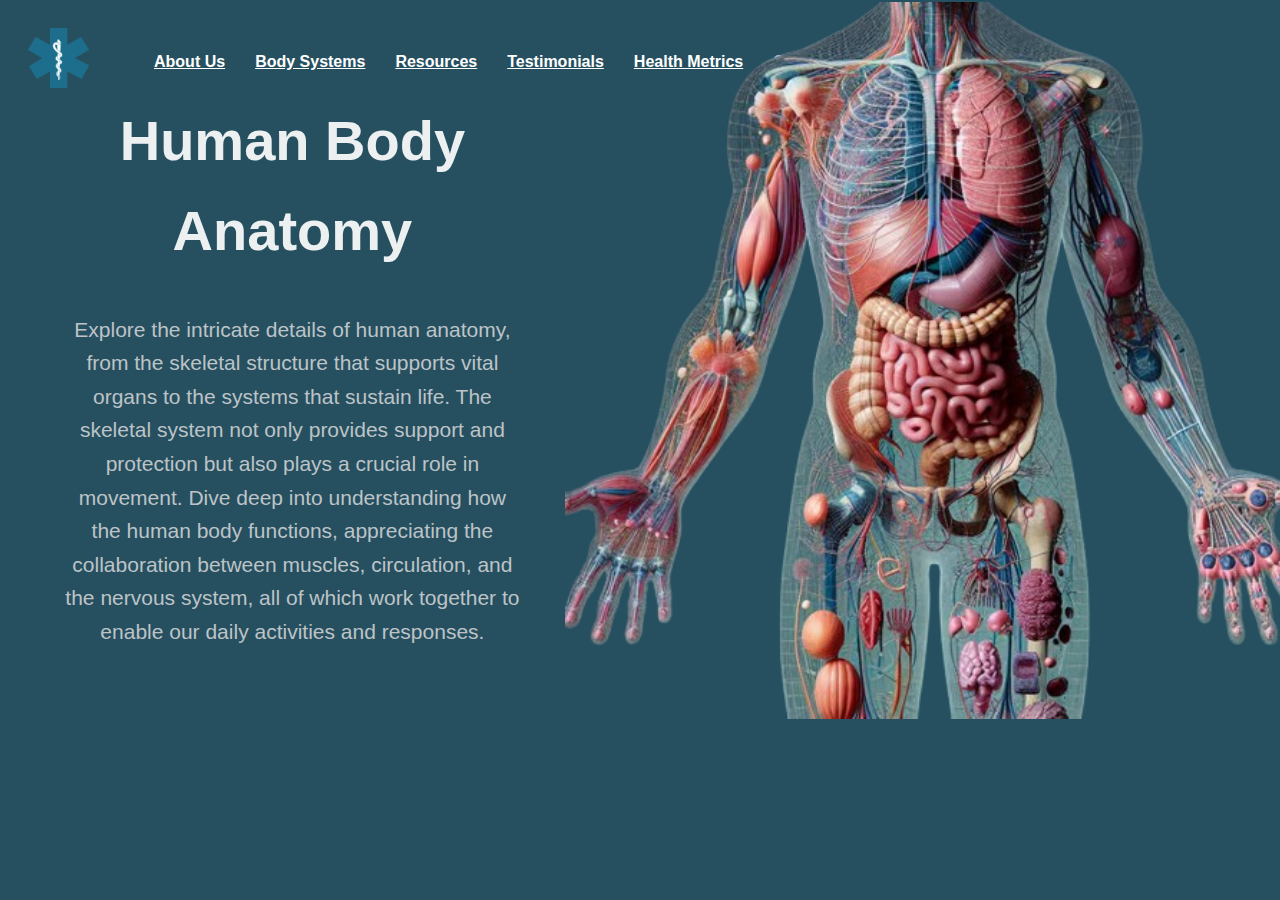
<file: HumanBody-101/index.html>
<!DOCTYPE html>
<html lang="en">
  <head>
    <meta charset="UTF-8" />
    <meta name="viewport" content="width=device-width, initial-scale=1.0" />
    <title>Human Body 101</title>
    <link rel="stylesheet" href="/HumanBody-101/styles/style.css" />
    <link rel="icon" href="/HumanBody-101/images/Human_Body_Project.png" />
  </head>
  <body>
    <nav>
      <div class="logo">
        <a href="/HumanBody-101/index.html">
          <img src="/HumanBody-101/images/Human_Body_Project.png" alt="Logo" />
        </a>
      </div>
      <ul class="nav-links">
        <li><a href="/HumanBody-101/aboutus/aboutus.html">About Us</a></li>
        <li><a href="/HumanBody-101/systems/systems.html">Body Systems</a></li>
        <li><a href="/HumanBody-101/resources/resources.html">Resources</a></li>
        <li>
          <a href="/HumanBody-101/testimonials/testimonials.html"
            >Testimonials</a
          >
        </li>
        <li>
          <a href="/HumanBody-101/calculationform/calculationform.html"
            >Health Metrics</a
          >
        </li>
        <li>
          <a href="/HumanBody-101/contactus/contactus.html">Contact Us</a>
        </li>
      </ul>
    </nav>
    <div class="container">
      <div class="content">
        <h1>Human Body Anatomy</h1>
        <p>
          Explore the intricate details of human anatomy, from the skeletal
          structure that supports vital organs to the systems that sustain life.
          The skeletal system not only provides support and protection but also
          plays a crucial role in movement. Dive deep into understanding how the
          human body functions, appreciating the collaboration between muscles,
          circulation, and the nervous system, all of which work together to
          enable our daily activities and responses.
        </p>
      </div>
      <div class="image-container">
        <img
          src="/HumanBody-101/images/HumanBody.png"
          alt="Human Body Anatomy"
        />
      </div>
    </div>
  </body>
</html>
</file>
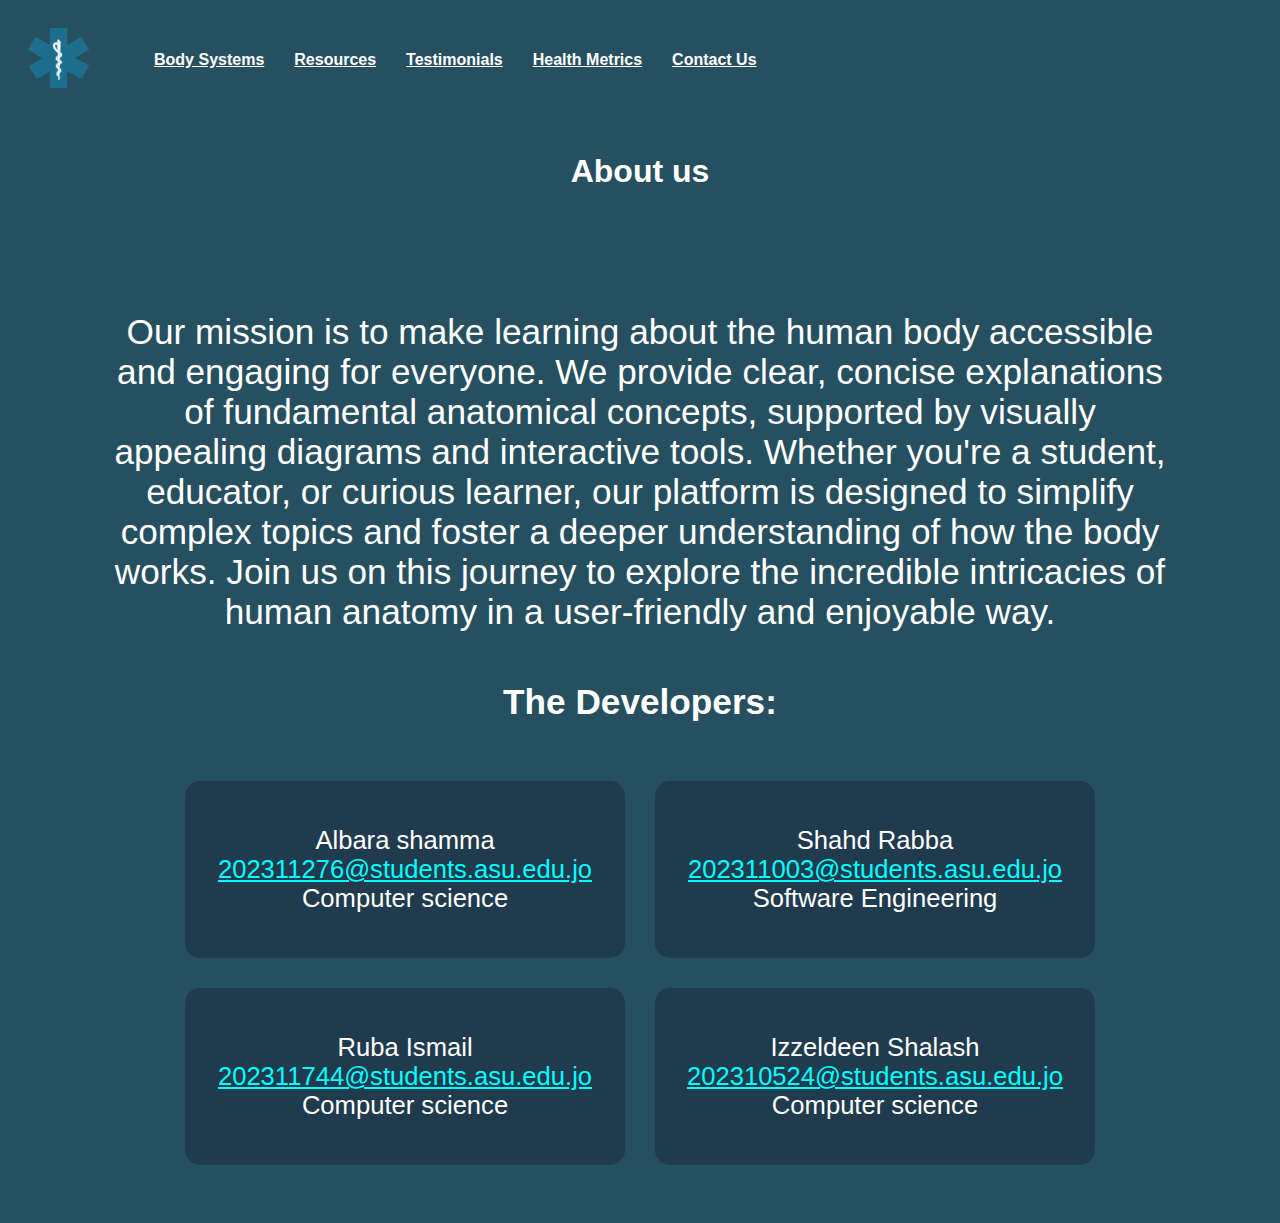
<file: HumanBody-101/aboutus/aboutus.html>
<!DOCTYPE html>
<html lang="en">
  <head>
    <meta charset="UTF-8" />
    <link rel="stylesheet" href="/HumanBody-101/aboutus/aboutus.css" />
    <title>About Us</title>
    <link rel="icon" href="/HumanBody-101/images/Human_Body_Project.png" />
  </head>

  <body>
    <nav>
      <div class="logo">
        <a href="/HumanBody-101/index.html">
          <img src="/HumanBody-101/images/Human_Body_Project.png" alt="Logo" />
        </a>
      </div>
      <ul class="nav-links">
        <li><a href="/HumanBody-101/systems/systems.html">Body Systems</a></li>
        <li><a href="/HumanBody-101/resources/resources.html">Resources</a></li>
        <li>
          <a href="/HumanBody-101/testimonials/testimonials.html"
            >Testimonials</a
          >
        </li>
        <li>
          <a href="/HumanBody-101/calculationform/calculationform.html"
            >Health Metrics</a
          >
        </li>
        <li>
          <a href="/HumanBody-101/contactus/contactus.html">Contact Us</a>
        </li>
      </ul>
    </nav>
    <header>
      <h1>About us</h1>
    </header>
    <div class="container">
      <div class="main">
        <p>
          Our mission is to make learning about the human body accessible and
          engaging for everyone. We provide clear, concise explanations of
          fundamental anatomical concepts, supported by visually appealing
          diagrams and interactive tools. Whether you're a student, educator, or
          curious learner, our platform is designed to simplify complex topics
          and foster a deeper understanding of how the body works. Join us on
          this journey to explore the incredible intricacies of human anatomy in
          a user-friendly and enjoyable way.
        </p>
        <h2 style="text-align: center; font-size: 2.2rem">The Developers:</h2>
      </div>

      <div class="us">
        <p>
          Albara shamma <br /><a
            href="mailto:202311276@students.asu.edu.jo"
            style="color: aqua"
          >
            202311276@students.asu.edu.jo</a
          >
          <br />
          Computer science
        </p>
      </div>
      <div class="us">
        <p>
          Shahd Rabba<br />
          <a href="mailto:202311003@students.asu.edu.jo" style="color: aqua"
            >202311003@students.asu.edu.jo</a
          >
          <br />
          Software Engineering
        </p>
      </div>
      <div class="us">
        <p>
          Ruba Ismail <br />
          <a href="mailto:202311744@students.asu.edu.jo" style="color: aqua"
            >202311744@students.asu.edu.jo</a
          >
          <br />
          Computer science
        </p>
      </div>
      <div class="us">
        <p>
          Izzeldeen Shalash<br />
          <a href="mailto:202310524@students.asu.edu.jo" style="color: aqua"
            >202310524@students.asu.edu.jo</a
          >
          <br />
          Computer science
        </p>
      </div>
    </div>
  </body>
</html>
</file>
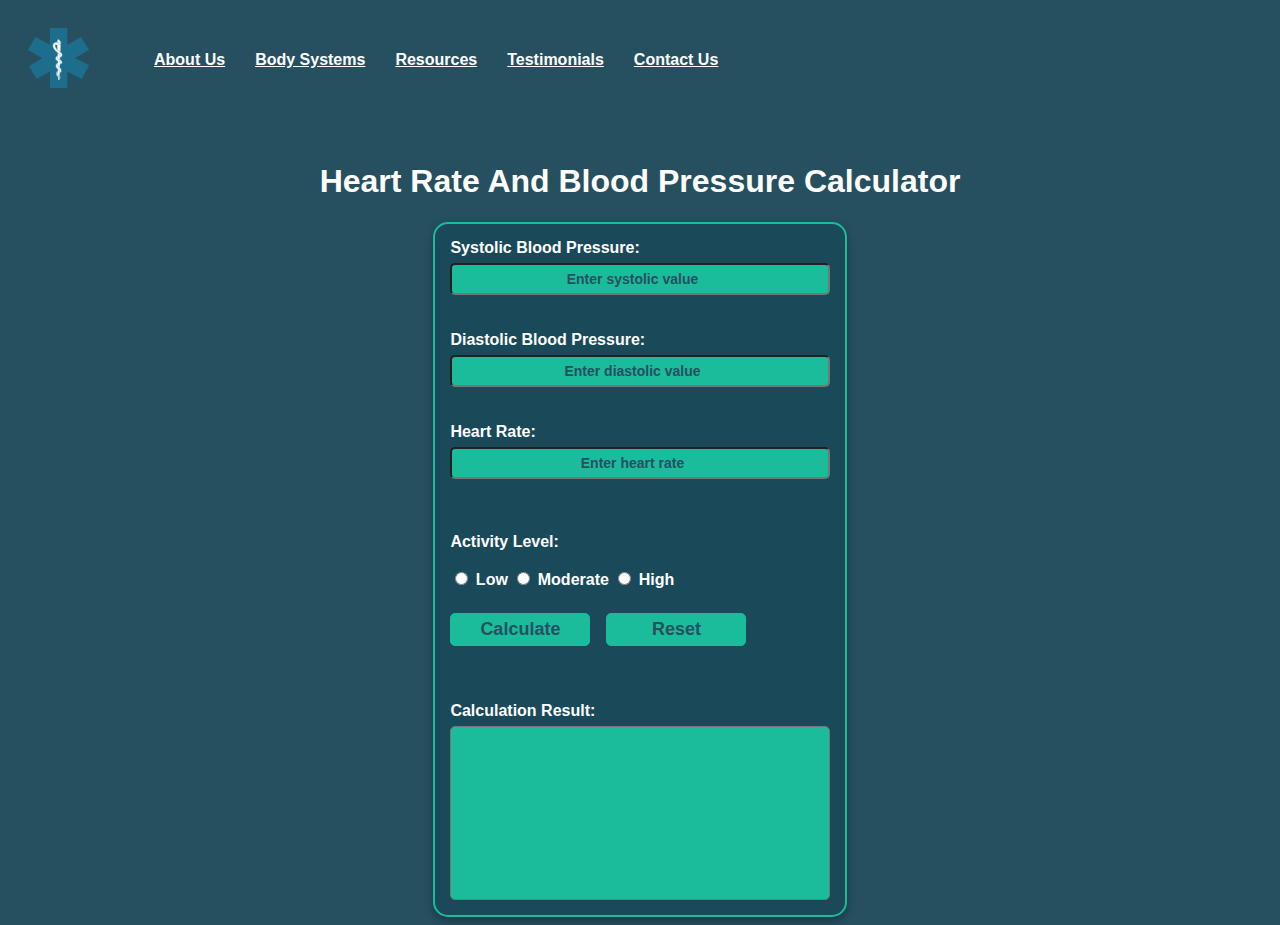
<file: HumanBody-101/calculationform/calculationform.html>
<!DOCTYPE html>
<html lang="en">
  <head>
    <meta charset="UTF-8" />
    <meta name="viewport" content="width=device-width, initial-scale=1.0" />
    <title>Heart Rate and Blood Pressure Calculator</title>
    <link
      rel="stylesheet"
      href="/HumanBody-101/calculationform/calculationform.css"
    />
    <style>
      .error {
        color: red;
      }
    </style>
  </head>
  <body>
    <nav>
      <div class="logo">
        <a href="/HumanBody-101/index.html">
          <img src="/HumanBody-101/images/Human_Body_Project.png" alt="Logo" />
        </a>
      </div>
      <ul class="nav-links">
        <li><a href="/HumanBody-101/aboutus/aboutus.html">About Us</a></li>
        <li><a href="/HumanBody-101/systems/systems.html">Body Systems</a></li>
        <li><a href="/HumanBody-101/resources/resources.html">Resources</a></li>
        <li>
          <a href="/HumanBody-101/testimonials/testimonials.html"
            >Testimonials</a
          >
        </li>
        <li>
          <a href="/HumanBody-101/contactus/contactus.html">Contact Us</a>
        </li>
      </ul>
    </nav>
    <header>
      <h1>Heart Rate And Blood Pressure Calculator</h1>
    </header>
    <div class="body-container">
      <form id="body">
        <label for="systolic">Systolic Blood Pressure:</label>
        <input
          type="number"
          class="st"
          id="systolic1"
          min="1"
          max="300"
          placeholder="Enter systolic value"
          required
        />
        <span id="systolic-error" class="error"></span><br />

        <label for="diastolic">Diastolic Blood Pressure:</label>
        <input
          type="number"
          class="st"
          id="diastolic1"
          min="1"
          max="200"
          placeholder="Enter diastolic value"
          required
        />
        <span id="diastolic-error" class="error"></span><br />

        <label for="heartRate">Heart Rate:</label>
        <input
          type="number"
          class="st"
          id="heartRate1"
          min="1"
          max="200"
          placeholder="Enter heart rate"
          required
        />
        <span id="heartRate-error" class="error"></span><br /><br />

        <div id="ra">
          <label>Activity Level:</label><br /><br />
          <input type="radio" id="low" name="activityLevel" value="Low" />
          <label for="low">Low</label>
          <input
            type="radio"
            id="moderate"
            name="activityLevel"
            value="Moderate"
          />
          <label for="moderate">Moderate</label>
          <input type="radio" id="high" name="activityLevel" value="High" />
          <label for="high">High</label><br /><br />
        </div>

        <div class="button-container">
          <button
            style="text-align: center; font-size: large; width: 140px"
            class="st"
            type="button"
            onclick="Calculate()"
          >
            Calculate
          </button>
          <button
            style="text-align: center; font-size: large; width: 140px"
            class="st"
            type="button"
            onclick="reset()"
          >
            Reset
          </button>
        </div>
        <br /><br />

        <label for="calculation">Calculation Result:</label>
        <textarea class="st" id="rr" rows="10" cols="30"></textarea>
      </form>
    </div>
    <script>
      function validateInput(value, min, max, errorElement, errorMessage) {
        if (value < min || value > max || isNaN(value)) {
          document.getElementById(errorElement).innerText = errorMessage;
          return false;
        } else {
          document.getElementById(errorElement).innerText = "";
          return true;
        }
      }

      var bpStatus;

      function Calculate() {
        var systolic = parseInt(document.getElementById("systolic1").value);
        var diastolic = parseInt(document.getElementById("diastolic1").value);
        var heartRate = parseInt(document.getElementById("heartRate1").value);

        var valid = true;

        valid &= validateInput(
          systolic,
          1,
          300,
          "systolic-error",
          "Enter a valid systolic value (1-300)."
        );
        valid &= validateInput(
          diastolic,
          1,
          200,
          "diastolic-error",
          "Enter a valid diastolic value (1-200)."
        );
        valid &= validateInput(
          heartRate,
          1,
          200,
          "heartRate-error",
          "Enter a valid heart rate (1-200)."
        );

        if (!valid) {
          return;
        }

        if (systolic <= 120 && diastolic <= 80) {
          bpStatus = "Normal";
        } else if (systolic >= 120 && systolic <= 129 && diastolic <= 80) {
          bpStatus = "Elevated";
        } else if (
          systolic >= 130 &&
          systolic <= 139 &&
          diastolic >= 80 &&
          diastolic <= 89
        ) {
          bpStatus = "High Blood Pressure (Hypertension) Stage 1";
        } else if (systolic >= 140 || diastolic >= 90) {
          bpStatus = "High Blood Pressure (Hypertension) Stage 2";
        } else {
          bpStatus = "Hypertensive Crisis";
        }

        var hrStatus;

        if (heartRate < 60) {
          hrStatus = "Bradycardia (Low Heart Rate)";
        } else if (heartRate >= 60 && heartRate <= 100) {
          hrStatus = "Normal Heart Rate";
        } else {
          hrStatus = "Tachycardia (High Heart Rate)";
        }

        var activityStatus = "Not Selected";
        if (document.getElementById("low").checked) {
          activityStatus = "Low";
        } else if (document.getElementById("moderate").checked) {
          activityStatus = "Moderate";
        } else if (document.getElementById("high").checked) {
          activityStatus = "High";
        }

        document.getElementById("rr").value =
          "Blood Pressure: " +
          systolic +
          "/" +
          diastolic +
          "\n" +
          "BP Status: " +
          bpStatus +
          "\n" +
          "Heart Rate Status: " +
          hrStatus +
          "\n" +
          "Activity Level: " +
          activityStatus;
      }

      function reset() {
        document.getElementById("body").reset();
        document.getElementById("rr").value = "";
        document.getElementById("systolic-error").innerText = "";
        document.getElementById("diastolic-error").innerText = "";
        document.getElementById("heartRate-error").innerText = "";
      }
    </script>
  </body>
</html>
</file>
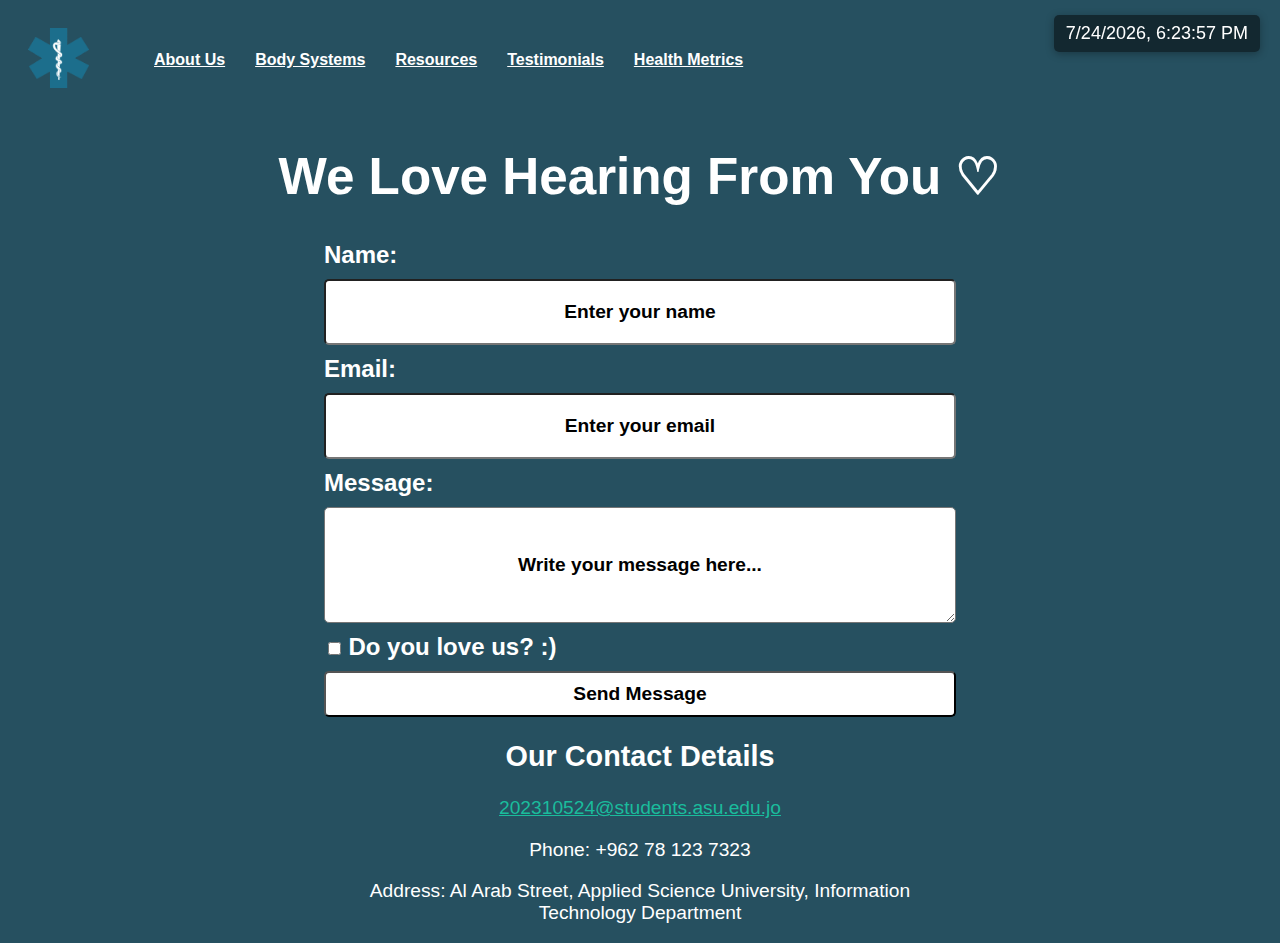
<file: HumanBody-101/contactus/contactus.html>
<!DOCTYPE html>
<html lang="en">
  <head>
    <meta charset="UTF-8" />
    <meta name="viewport" content="width=device-width, initial-scale=1.0" />
    <title>Contact Us</title>
    <link rel="stylesheet" href="/HumanBody-101/contactus/contactus.css" />
    <link rel="icon" href="/HumanBody-101/images/Human_Body_Project.png" />
    <style>
      #date-time {
        position: fixed;
        top: 15px;
        right: 20px;
        color: #fff;
        font-size: 18px;
        font-family: "Arial", sans-serif;
        background-color: rgba(0, 0, 0, 0.5);
        padding: 8px 12px;
        border-radius: 5px;
        box-shadow: 0 2px 8px rgba(0, 0, 0, 0.3);
        text-align: center;
      }
      .error {
        color: red;
        font-size: 14px;
        display: none;
      }
      .greeting {
        color: green;
        font-size: 16px;
        font-weight: bold;
        display: none;
      }
    </style>
  </head>
  <body>
    <nav>
      <div class="logo">
        <a href="/HumanBody-101/index.html">
          <img src="/HumanBody-101/images/Human_Body_Project.png" alt="Logo" />
        </a>
      </div>
      <ul class="nav-links">
        <li><a href="/HumanBody-101/aboutus/aboutus.html">About Us</a></li>
        <li><a href="/HumanBody-101/systems/systems.html">Body Systems</a></li>
        <li><a href="/HumanBody-101/resources/resources.html">Resources</a></li>
        <li>
          <a href="/HumanBody-101/testimonials/testimonials.html"
            >Testimonials</a
          >
        </li>
        <li>
          <a href="/HumanBody-101/calculationform/calculationform.html"
            >Health Metrics</a
          >
        </li>
      </ul>
    </nav>
    <div id="date-time"></div>
    <header>
      <h1><strong>We Love Hearing From You ♡</strong></h1>
    </header>

    <div class="contact-container">
      <form class="contact-form" action="#" onsubmit="return formValidation()">
        <label for="name">Name:</label>
        <input
          class="st"
          type="text"
          id="name"
          name="name"
          placeholder="Enter your name"
        />
        <span id="name-error" class="error">Please enter your name.</span>

        <label for="email">Email:</label>
        <input
          class="st"
          type="email"
          id="email"
          name="email"
          placeholder="Enter your email"
        />
        <span id="email-error" class="error">Please enter your email.</span>

        <label for="message">Message:</label>
        <textarea
          class="st"
          id="message"
          name="message"
          rows="5"
          placeholder="Write your message here..."
        ></textarea>
        <span id="message-error" class="error">Please enter your message.</span>

        <div>
          <input type="checkbox" id="checkbox" name="checkbox" />
          <label for="checkbox">Do you love us? :)</label>
        </div>
        <span id="checkbox-error" class="error"
          >You must love us to continue :)</span
        >
        <p id="greeting" class="greeting">
          Thank you for filling out the form! We appreciate your message.
        </p>
        <button class="st" type="submit">Send Message</button>
      </form>

      <div class="contact-info">
        <h2>Our Contact Details</h2>
        <p>
          <a href="mailto:202310524@students.asu.edu.jo"
            >202310524@students.asu.edu.jo</a
          >
        </p>
        <p>Phone: +962 78 123 7323</p>
        <p>
          Address: Al Arab Street, Applied Science University, Information
          Technology Department
        </p>
      </div>
    </div>

    <script>
      function displayDateTime() {
        var date = new Date();
        var dateTime = date.toLocaleString();
        document.getElementById("date-time").textContent = dateTime;
      }
      displayDateTime();
      setInterval(displayDateTime, 1000);
    </script>
    <script src="/HumanBody-101/contactus/formvalidation.js"></script>
  </body>
</html>
</file>
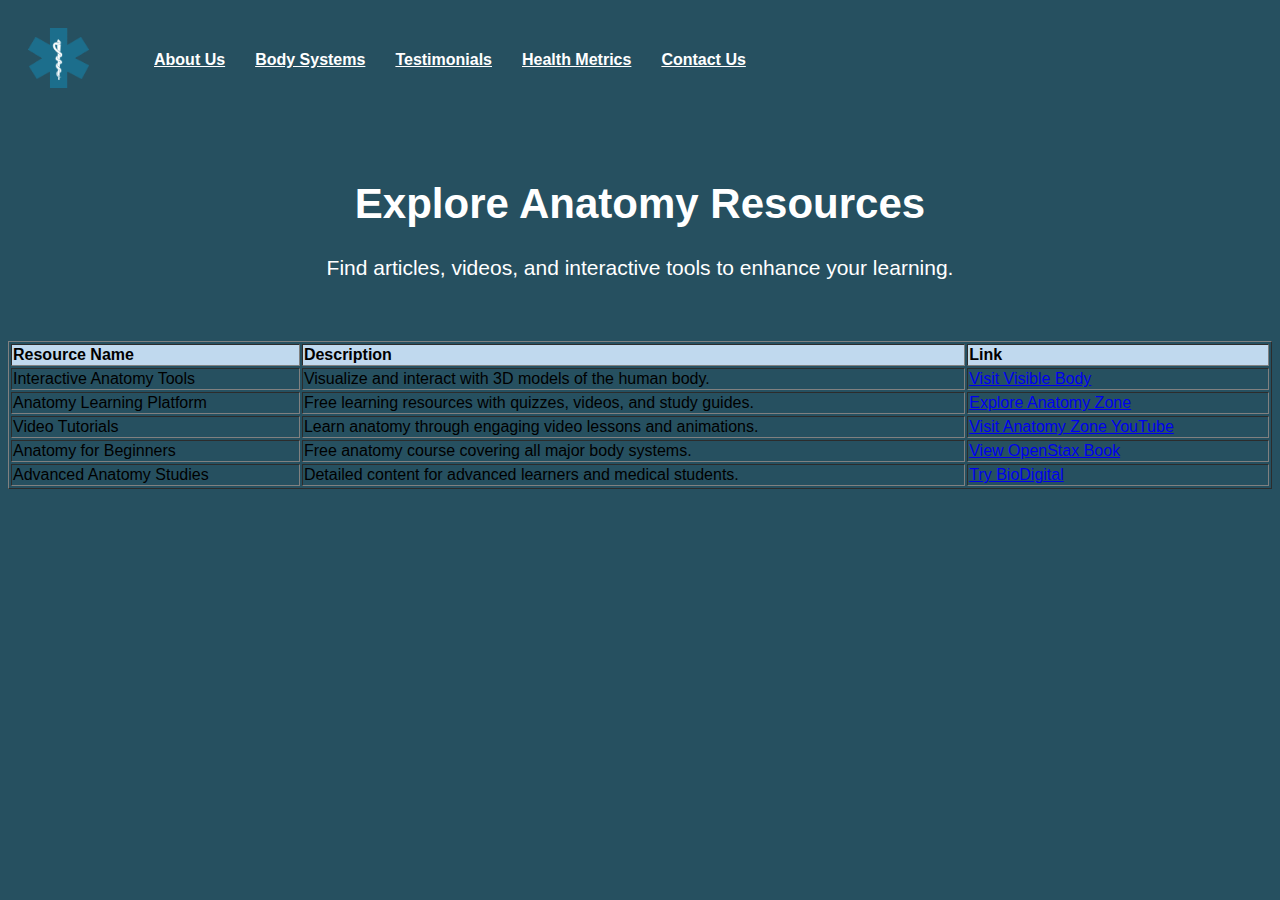
<file: HumanBody-101/resources/resources.html>
<!DOCTYPE html>
<html lang="en">
  <head>
    <meta charset="UTF-8" />
    <meta name="viewport" content="width=device-width, initial-scale=1.0" />
    <title>Resources - Basic Anatomy</title>
    <link rel="stylesheet" href="/HumanBody-101/resources/resources.css" />
    <link rel="icon" href="/HumanBody-101/images/Human_Body_Project.png" />
  </head>
  <body>
    <nav>
      <div class="logo">
        <a href="/HumanBody-101/index.html">
          <img src="/HumanBody-101/images/Human_Body_Project.png" alt="Logo" />
        </a>
      </div>
      <ul class="nav-links">
        <li><a href="/HumanBody-101/aboutus/aboutus.html">About Us</a></li>
        <li><a href="/HumanBody-101/systems/systems.html">Body Systems</a></li>
        <li>
          <a href="/HumanBody-101/testimonials/testimonials.html"
            >Testimonials</a
          >
        </li>
        <li>
          <a href="/HumanBody-101/calculationform/calculationform.html"
            >Health Metrics</a
          >
        </li>
        <li>
          <a href="/HumanBody-101/contactus/contactus.html">Contact Us</a>
        </li>
      </ul>
    </nav>

    <div class="header">
      <h1>Explore Anatomy Resources</h1>
      <p>
        Find articles, videos, and interactive tools to enhance your learning.
      </p>
    </div>

    <div class="resources">
      <table border="1" style="width: 100%; text-align: left">
        <tr style="background-color: #c0d9ee">
          <th>Resource Name</th>
          <th>Description</th>
          <th>Link</th>
        </tr>
        <tr>
          <td>Interactive Anatomy Tools</td>
          <td>Visualize and interact with 3D models of the human body.</td>
          <td>
            <a href="https://www.visiblebody.com/" target="_blank"
              >Visit Visible Body</a
            >
          </td>
        </tr>
        <tr>
          <td>Anatomy Learning Platform</td>
          <td>
            Free learning resources with quizzes, videos, and study guides.
          </td>
          <td>
            <a href="https://anatomyzone.com/" target="_blank"
              >Explore Anatomy Zone</a
            >
          </td>
        </tr>
        <tr>
          <td>Video Tutorials</td>
          <td>Learn anatomy through engaging video lessons and animations.</td>
          <td>
            <a href="https://www.youtube.com/user/AnatomyZone" target="_blank"
              >Visit Anatomy Zone YouTube</a
            >
          </td>
        </tr>
        <tr>
          <td>Anatomy for Beginners</td>
          <td>Free anatomy course covering all major body systems.</td>
          <td>
            <a
              href="https://www.openstax.org/details/books/anatomy-and-physiology"
              target="_blank"
              >View OpenStax Book</a
            >
          </td>
        </tr>
        <tr>
          <td>Advanced Anatomy Studies</td>
          <td>Detailed content for advanced learners and medical students.</td>
          <td>
            <a href="https://www.biodigital.com/" target="_blank"
              >Try BioDigital</a
            >
          </td>
        </tr>
      </table>
    </div>
  </body>
</html>
</file>
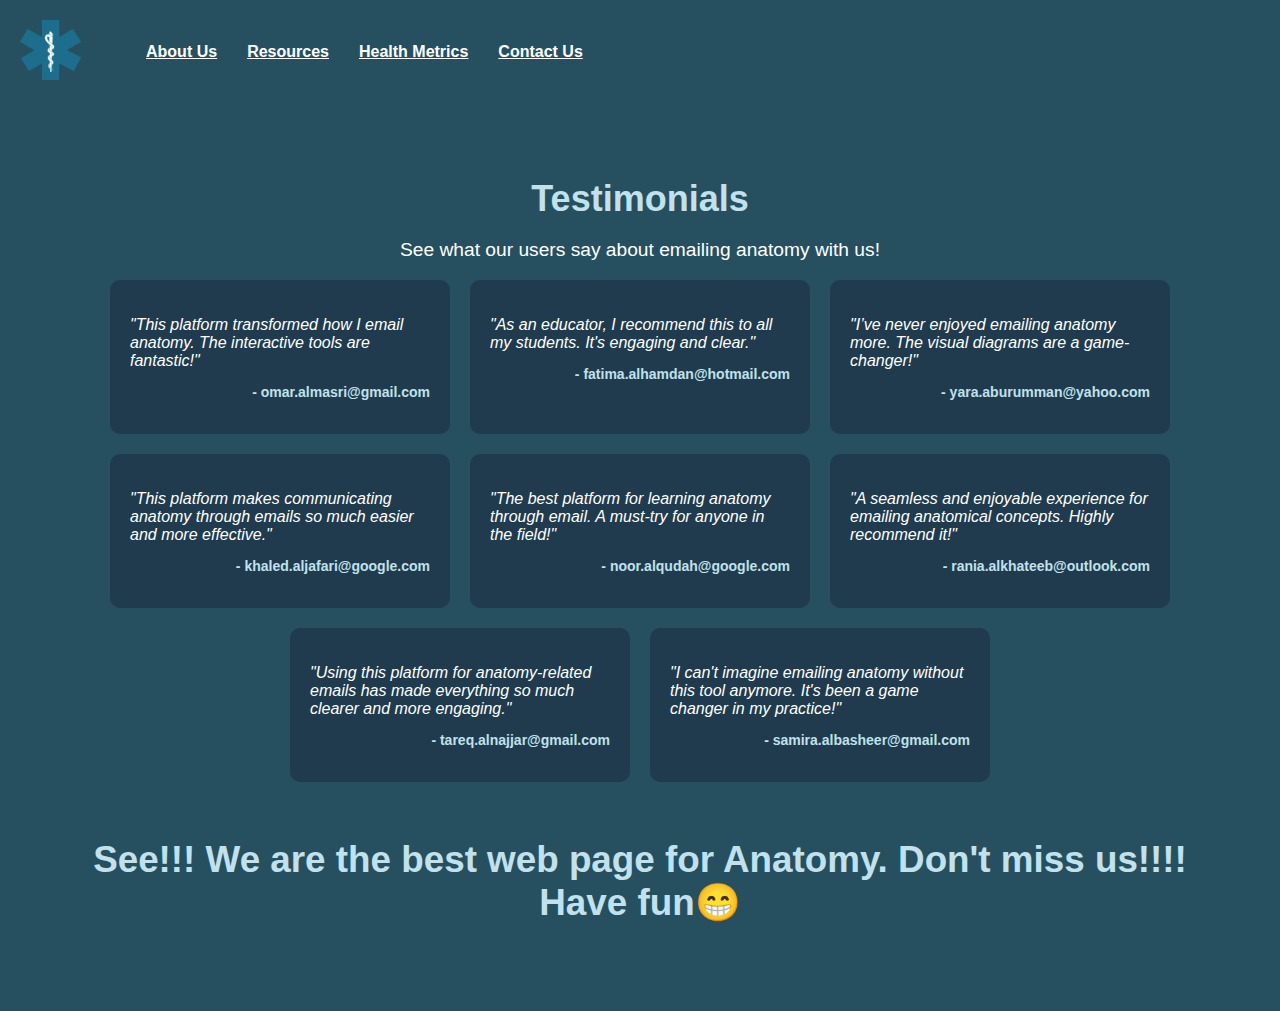
<file: HumanBody-101/testimonials/testimonials.html>
<!DOCTYPE html>
<html lang="en">
  <head>
    <link
      rel="stylesheet"
      href="/HumanBody-101/testimonials/testimonials.css"
    />
    <title>Testimonials</title>
    <link rel="icon" href="/HumanBody-101/images/Human_Body_Project.png" />
  </head>

  <body>
    <nav>
      <div class="logo">
        <a href="/HumanBody-101/index.html">
          <img src="/HumanBody-101/images/Human_Body_Project.png" alt="Logo" />
        </a>
      </div>
      <ul class="nav-links">
        <li><a href="/HumanBody-101/aboutus/aboutus.html">About Us</a></li>
        <li><a href="/HumanBody-101/resources/resources.html">Resources</a></li>
        <li>
          <a href="/HumanBody-101/calculationform/calculationform.html"
            >Health Metrics</a
          >
        </li>
        <li>
          <a href="/HumanBody-101/contactus/contactus.html">Contact Us</a>
        </li>
      </ul>
    </nav>

    <section class="testimonials-section">
      <h1 style="font-size: 36px; margin-bottom: 10px; color: #c1e1ec">
        Testimonials
      </h1>
      <p style="font-size: larger">
        See what our users say about emailing anatomy with us!
      </p>
      <div class="container">
        <div class="testimonial">
          <p class="quote">
            "This platform transformed how I email anatomy. The interactive
            tools are fantastic!"
          </p>
          <p class="author">- omar.almasri@gmail.com</p>
        </div>
        <div class="testimonial">
          <p class="quote">
            "As an educator, I recommend this to all my students. It's engaging
            and clear."
          </p>
          <p class="author">- fatima.alhamdan@hotmail.com</p>
        </div>
        <div class="testimonial">
          <p class="quote">
            "I’ve never enjoyed emailing anatomy more. The visual diagrams are a
            game-changer!"
          </p>
          <p class="author">- yara.aburumman@yahoo.com</p>
        </div>
        <div class="testimonial">
          <p class="quote">
            "This platform makes communicating anatomy through emails so much
            easier and more effective."
          </p>
          <p class="author">- khaled.aljafari@google.com</p>
        </div>
        <div class="testimonial">
          <p class="quote">
            "The best platform for learning anatomy through email. A must-try
            for anyone in the field!"
          </p>
          <p class="author">- noor.alqudah@google.com</p>
        </div>
        <div class="testimonial">
          <p class="quote">
            "A seamless and enjoyable experience for emailing anatomical
            concepts. Highly recommend it!"
          </p>
          <p class="author">- rania.alkhateeb@outlook.com</p>
        </div>
        <div class="testimonial">
          <p class="quote">
            "Using this platform for anatomy-related emails has made everything
            so much clearer and more engaging."
          </p>
          <p class="author">- tareq.alnajjar@gmail.com</p>
        </div>
        <div class="testimonial">
          <p class="quote">
            "I can't imagine emailing anatomy without this tool anymore. It's
            been a game changer in my practice!"
          </p>
          <p class="author">- samira.albasheer@gmail.com</p>
        </div>
      </div>

      <div id="userTestimonial"></div>

      <p style="font-size: 2.3em; color: #c1e1ec">
        <strong>
          See!!! We are the best web page for Anatomy. Don't miss us!!!!<br />Have
          fun😁
        </strong>
      </p>
    </section>

    <script>
      var name = localStorage.testimonialName;
      var email = localStorage.testimonialEmail;
      var message = localStorage.testimonialMessage;

      if (name && email && message) {
        var userTestimonialContainer =
          document.getElementById("userTestimonial");
        userTestimonialContainer.innerHTML =
          '<div class="testimonial">' +
          '<p class="quote">"' +
          message +
          '"</p>' +
          '<p class="author">- ' +
          name +
          ", " +
          email +
          "</p>" +
          "</div>";
      }
    </script>
  </body>
</html>
</file>
<file: HumanBody-101/styles/style.css>
body {
  background-color: #265060;
  color: #333;
  font-family: Arial, sans-serif;
  line-height: 1.6;
  display: flex;
  flex-direction: column;
  min-height: 100%;
  overflow: hidden;
}

.container {
  display: flex;
  align-items: center;
  justify-content: space-between;
  width: 90%;
  height: 90%;
}

.content {
  width: 40%;
  text-align: center;
  margin-left: 5%;
  margin-top: -10%;
}

.content h1 {
  font-size: 56px;
  color: #ecf0f1;
}

.content p {
  font-size: 21px;
  line-height: 1.6;
  color: #bdc3c7;
  margin-top: 10px;
}

.image-container {
  position: relative;
  width: 63%;
  margin-right: -12%;
  margin-top: -10%;
}

.image-container img {
  width: 100%;
}

nav {
  display: flex;
  align-items: center;
  padding: 20px;
  width: 100%;
}

.logo img {
  height: 60px;
  margin-right: 25px;
}

.nav-links {
  list-style: none;
  display: flex;
  gap: 30px;
  margin: 0;
}

.nav-links a {
  color: #fff;
  font-weight: 900;
  font-size: 16px;
}
</file>
<file: HumanBody-101/aboutus/aboutus.css>
nav {
  display: flex;
  align-items: center;
  padding: 20px;
  background-color: #265060;
  width: 100%;
}

.logo img {
  height: 60px;
  margin-right: 25px;
}

.nav-links {
  list-style: none;
  display: flex;
  gap: 30px;
  margin: 0;
}

.nav-links a {
  color: #fff;
  font-weight: 900;
  font-size: 1em;
}

body {
  background-color: #265060;
  color: #ffffff;
  font-family: Arial, sans-serif;
}

header {
  position: relative;
  text-align: center;
  padding-top: 20px;
}

.main p {
  font-size: 2.2em;
  margin: 30px;
  padding: 20px;
  font-weight: 300;
  text-align: center;
}

.container {
  display: flex;
  flex-wrap: wrap;
  justify-content: center;
  gap: 30px;
  padding: 50px;
}

.us {
  background-color: #1f3b4d;
  border-radius: 15px;
  color: #fff;
  display: flex;
  flex-direction: column;
  align-items: center;
  justify-content: center;
  width: 400px;
  padding: 20px;
}

.us p {
  margin: 10px 0;
  padding: 15px;
  font-size: 1.6em;
  text-align: center;
}
</file>
<file: HumanBody-101/calculationform/calculationform.css>
nav {
  display: flex;
  align-items: center;
  padding: 20px;
  background-color: #265060;
  width: 100%;
}
.logo img {
  height: 60px;
  margin-right: 25px;
}
.nav-links {
  list-style: none;
  display: flex;
  gap: 30px;
  margin: 0;
}
.nav-links a {
  color: #fff;
  font-weight: 900;
  font-size: 16px;
}

body {
  background-color: #265060;
  color: #ffffff;
  font-family: Arial, Helvetica, sans-serif;
}
header h1 {
  font-size: 32px;
  position: relative;
  text-align: center;
  padding-top: 30px;
}

.body-container {
  width: 30%;
  margin: 0 auto;
  padding: 15px;
  border: 2px solid #1abc9c;
  border-radius: 15px;
  background-color: #1a4a5a;
  box-shadow: 0 4px 10px rgba(0, 0, 0, 0.3);
}

form {
  display: grid;
  gap: 6px;
}

.st {
  background-color: #1abc9c;
  border-radius: 5px;
  color: #265060;
  font-size: 14px;
  font-family: Arial, Helvetica, sans-serif;
}

form ::placeholder {
  color: #265060;
  font-size: 14px;
  font-weight: 600;
  text-align: center;
}
form label {
  font-size: 16px;
  color: #ffffff;
  font-weight: 600;
}

form input {
  padding: 6px;
  border-radius: 5px;
  font-size: 14px;
  font-weight: 600;
}

textarea {
  padding: 6px;
  border-radius: 5px;
  font-size: 14px;
  font-weight: 600;
  resize: none;
}

.button-container {
  display: flex;
  gap: 8px;
  justify-content: flex-start;
}

form button {
  background-color: #265060;
  border-radius: 5px;
  padding: 5px 10px;
  color: #ffffff;
  font-size: 14px;
  font-weight: 600;
  display: inline-block;
  margin-right: 8px;
  margin-bottom: 8px;
  border: 1px solid #1abc9c;
}
</file>
<file: HumanBody-101/contactus/contactus.css>
nav {
  display: flex;
  align-items: center;
  padding: 20px;
  width: 100%;
}

.logo img {
  height: 60px;
  margin-right: 25px;
}

.nav-links {
  list-style: none;
  display: flex;
  gap: 30px;
  margin: 0;
}

.nav-links a {
  color: #fff;
  font-weight: 900;
  font-size: 16px;
}

body {
  background-color: #265060;
  color: #ffffff;
  font-family: Arial, Helvetica, sans-serif;
}

header h1 {
  font-size: 51.2px;
  position: relative;
  text-align: center;
}

.contact-container {
  width: 50%;
  margin: 0 auto;
}

form {
  display: grid;
  gap: 10px;
  border: 25px;
}

.st {
  background-color: white;
  border-radius: 5px;
  align-content: center;
  color: black;
  font-size: 19.2px;
  font-family: Arial, Helvetica, sans-serif;
}

form ::placeholder {
  color: black;
  font-size: 19.2px;
  font-weight: 600;
  text-align: center;
}

form label {
  font-size: 24px;
  color: #ffffff;
  font-weight: 600;
}

form input {
  padding: 10px;
  border-radius: 5px;
  padding: 20px 20px;
  font-size: 19.2px;
  font-weight: 600;
  align-content: center;
}

form button {
  background-color: #265060;
  border-radius: 5px;
  padding: 10px 20px;
  color: #ffffff;
  font-size: 19.2px;
  font-weight: 600;
}

.contact-info {
  text-align: center;
  font-size: 19.2px;
  color: #ffffff;
}

.contact-info p a {
  color: #1abc9c;
}
</file>
<file: HumanBody-101/resources/resources.css>
nav {
  display: flex;
  align-items: center;
  padding: 20px;
  background-color: #265060;
  width: 100%;
}

.logo img {
  height: 60px;
  margin-right: 25px;
}

.nav-links {
  list-style: none;
  display: flex;
  gap: 30px;
  margin: 0;
}

.nav-links a {
  color: #fff;
  font-weight: 900;
  font-size: 16px;
}

body {
  background-color: #265060;
  font-family: Arial, sans-serif;
}

.header {
  color: #fff;
  font-size: 21px;
  padding: 40px;
  text-align: center;
}

.resource-item {
  color: #ffff;
  font-size: 24px;
  margin: 2px;
}

.resource-item a {
  color: #fff;
}
</file>
<file: HumanBody-101/testimonials/testimonials.css>
nav {
  display: flex;
  align-items: center;
  padding: 20px;
  background-color: #265060;
  width: 100%;
}

.logo img {
  height: 60px;
  margin-right: 25px;
}

.nav-links {
  list-style: none;
  display: flex;
  gap: 30px;
  margin: 0;
}

.nav-links a {
  color: #fff;
  font-weight: 900;
  font-size: 16px;
}

body {
  margin: 0;
  font-family: Arial, sans-serif;
  background-color: #265060;
  color: #fff;
}

.testimonials-section {
  padding: 50px 20px;
  text-align: center;
}

.container {
  display: flex;
  flex-wrap: wrap;
  justify-content: center;
  gap: 20px;
}

.testimonial {
  background-color: #1f3b4d;
  padding: 20px;
  border-radius: 10px;
  width: 300px;
  text-align: left;
}

.testimonial .quote {
  font-size: 16px;
  font-style: italic;
  margin-bottom: 10px;
}

.testimonial .author {
  font-size: 14px;
  font-weight: bold;
  text-align: right;
  color: #c1e1ec;
}

#userTestimonial {
  margin-top: 20px;
  display: flex;
  flex-wrap: wrap;
  justify-content: center;
  gap: 20px;
  width: 100%;
}

.testimonial {
  background-color: #1f3b4d;
  padding: 20px;
  border-radius: 10px;
  width: 300px;
  text-align: left;
}

.testimonial .quote {
  font-size: 16px;
  font-style: italic;
  margin-bottom: 10px;
}

.testimonial .author {
  font-size: 14px;
  font-weight: bold;
  text-align: right;
  color: #c1e1ec;
}

#fun p {
  font-size: 500px;
  text-align: center;
}
</file>
